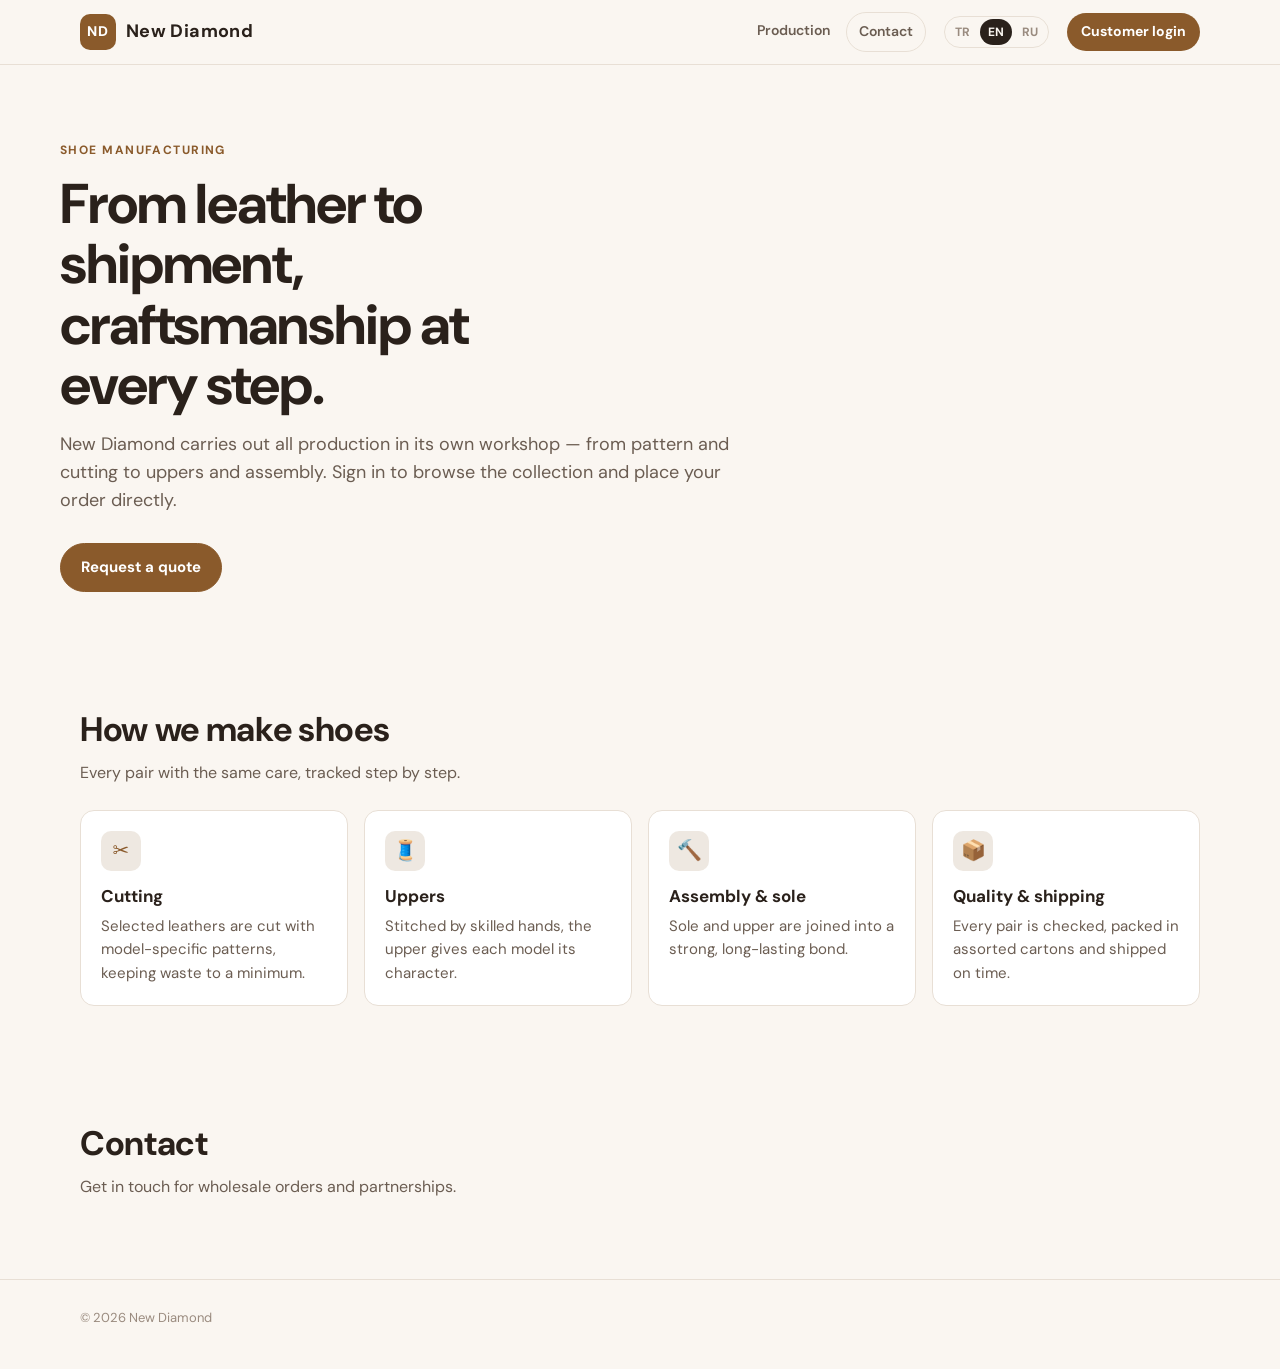
<file: index.html>
<!doctype html>
<html lang="tr">
<head>
  <meta charset="utf-8" />
  <meta name="viewport" content="width=device-width, initial-scale=1" />
  <title>New Diamond — Ayakkabı Üretimi</title>
  <meta name="description" content="New Diamond: ayakkabı tasarımı ve üretimi. Modelden kesime, sayadan montaja kendi atölyemizde üretim; toptan sipariş ve bayilik." />
  <!-- GOOGLE VE PAYLAŞIM (ERP v1.659.0 — "güven ve düzen"): asıl adres, WhatsApp/Facebook önizlemesi, işletme bilgisi. -->
  <link rel="canonical" href="https://newdiamond.com.tr/" />
  <link rel="icon" href="ikon.png" />
  <link rel="alternate" hreflang="tr" href="https://newdiamond.com.tr/?dil=tr" />
  <link rel="alternate" hreflang="en" href="https://newdiamond.com.tr/?dil=en" />
  <link rel="alternate" hreflang="ru" href="https://newdiamond.com.tr/?dil=ru" />
  <meta property="og:type" content="website" />
  <meta property="og:site_name" content="New Diamond" />
  <meta property="og:title" content="New Diamond — Ayakkabı Üretimi" />
  <meta property="og:description" content="Kendi atölyemizde ayakkabı üretimi. Toptan sipariş ve bayilik için bize ulaşın." />
  <meta property="og:url" content="https://newdiamond.com.tr/" />
  <meta property="og:image" content="https://newdiamond.com.tr/paylasim.png" />
  <meta property="og:image:width" content="1200" />
  <meta property="og:image:height" content="630" />
  <meta name="twitter:card" content="summary_large_image" />
  <script type="application/ld+json">
  {"@context": "https://schema.org", "@type": "Organization", "name": "New Diamond", "url": "https://newdiamond.com.tr/",
   "logo": "https://newdiamond.com.tr/ikon.png", "description": "Ayakkabı tasarımı ve üretimi, toptan satış."}
  </script>
  <link rel="preconnect" href="https://fonts.googleapis.com" />
  <link href="https://fonts.googleapis.com/css2?family=DM+Sans:wght@400;600;700;800&display=swap" rel="stylesheet" />
  <link rel="stylesheet" href="site.css?v=1666" />
</head>
<body>
  <header class="ust">
    <div class="kap">
      <a class="marka" href="#"><span class="marka-isaret" data-logo>ND</span><span data-yazi="marka">New Diamond</span></a>
      <nav class="menu">
                <a href="#uretim" data-uretim-menu data-t="menuUretim">Üretim</a>
        <a href="#iletisim" class="dugme" data-t="menuIletisim">İletişim</a>
      </nav>
      <div class="dil-secici" data-dil-secici aria-label="Dil / Language"></div>
      <a href="musteri.html" class="ust-giris" data-t="menuGiris">Müşteri girişi</a>
    </div>
  </header>

  <main>
    <div class="kap giris" data-blok="karsilama">
      <span class="ust-etiket" data-yazi="ustEtiket">Ayakkabı üretimi</span>
      <h1 data-yazi="baslik">Deriden sevkiyata, her adımda ustalık.</h1>
      <p data-yazi="aciklama">New Diamond; modelden kesime, sayadan montaja kadar bütün üretimi kendi atölyesinde yapar. Müşteri kodunuzla koleksiyonu inceleyin ve siparişinizi doğrudan verin.</p>
      <div class="dugmeler">
        <a class="btn dolu" href="#iletisim" data-yazi="dugme2">Teklif isteyin</a>
      </div>
    </div>

    <section id="vitrin" data-blok="vitrin" hidden>
      <div class="kap">
        <div class="bolum-bas">
          <div>
            <h2 data-yazi="vitrinBaslik">Koleksiyondan</h2>
            <p data-yazi="vitrinAlt">Modellerimizden bir seçki. Fiyat ve sipariş için müşteri girişi yapın.</p>
          </div>
        </div>
        <div class="galeri" data-galeri></div>
        <div class="izgara" data-vitrin></div>
      </div>
    </section>

    <section id="uretim" data-blok="uretim">
      <div class="kap">
        <div class="bolum-bas"><div><h2 data-yazi="uretimBaslik">Nasıl üretiyoruz</h2><p data-yazi="uretimAlt">Her çift aynı titizlikle, aşama aşama izlenerek.</p></div></div>
        <div class="kartlar" data-uretim-kartlari>
          <div class="kart"><div class="ikon">✂</div><h3>Kesim</h3><p>Seçilmiş deriler, modele özel kalıplarla kesilir; fire en aza indirilir.</p></div>
          <div class="kart"><div class="ikon">🧵</div><h3>Saya</h3><p>Usta ellerde dikilen saya, modelin karakterini belirler.</p></div>
          <div class="kart"><div class="ikon">🔨</div><h3>Montaj ve taban</h3><p>Taban ve saya sağlam, uzun ömürlü bir birleşimle buluşur.</p></div>
          <div class="kart"><div class="ikon">📦</div><h3>Kalite ve sevkiyat</h3><p>Her çift kontrol edilir, asorti kolilere yerleştirilip zamanında sevk edilir.</p></div>
        </div>
      </div>
    </section>

    <section id="iletisim" data-blok="iletisim">
      <div class="kap">
        <div class="bolum-bas"><div><h2 data-yazi="iletisimBaslik">İletişim</h2><p data-yazi="iletisimAlt">Toptan sipariş ve iş birliği için bize ulaşın.</p></div></div>
        <div class="iletisim">
          <div class="kartlar" style="grid-template-columns:1fr">
            <div class="kart" data-site-kart><h3 data-t="telefon">Telefon</h3><p><a data-site="telefon" href="#"></a></p></div>
            <div class="kart" data-site-kart><h3 data-t="eposta">E-posta</h3><p><a data-site="eposta" href="#"></a></p></div>
            <div class="kart" data-site-kart><h3 data-t="adres">Adres</h3><p data-site="adres"></p></div>
            <div class="kart" data-site-kart><h3>Instagram</h3><p><a data-site-href="instagram" href="#" data-t="profilimiz">Profilimiz</a></p></div>
          </div>
          <div data-site-kart><iframe class="harita" data-harita data-t-title="konum" title="Konum" loading="lazy" referrerpolicy="no-referrer-when-downgrade"></iframe></div>
        </div>
      </div>
    </section>
  </main>

  <footer><div class="kap"><span>© <span data-yil></span> <span data-yazi="marka">New Diamond</span></span><span data-yazi="altYazi"></span></div></footer>
  <a class="wa" data-whatsapp href="#" target="_blank" rel="noopener">WhatsApp</a>

  <script src="dil.js?v=1666"></script>
  <script src="ayarlar.js?v=1666"></script>
  <script src="site.js?v=1666"></script>
</body>
</html>
</file>
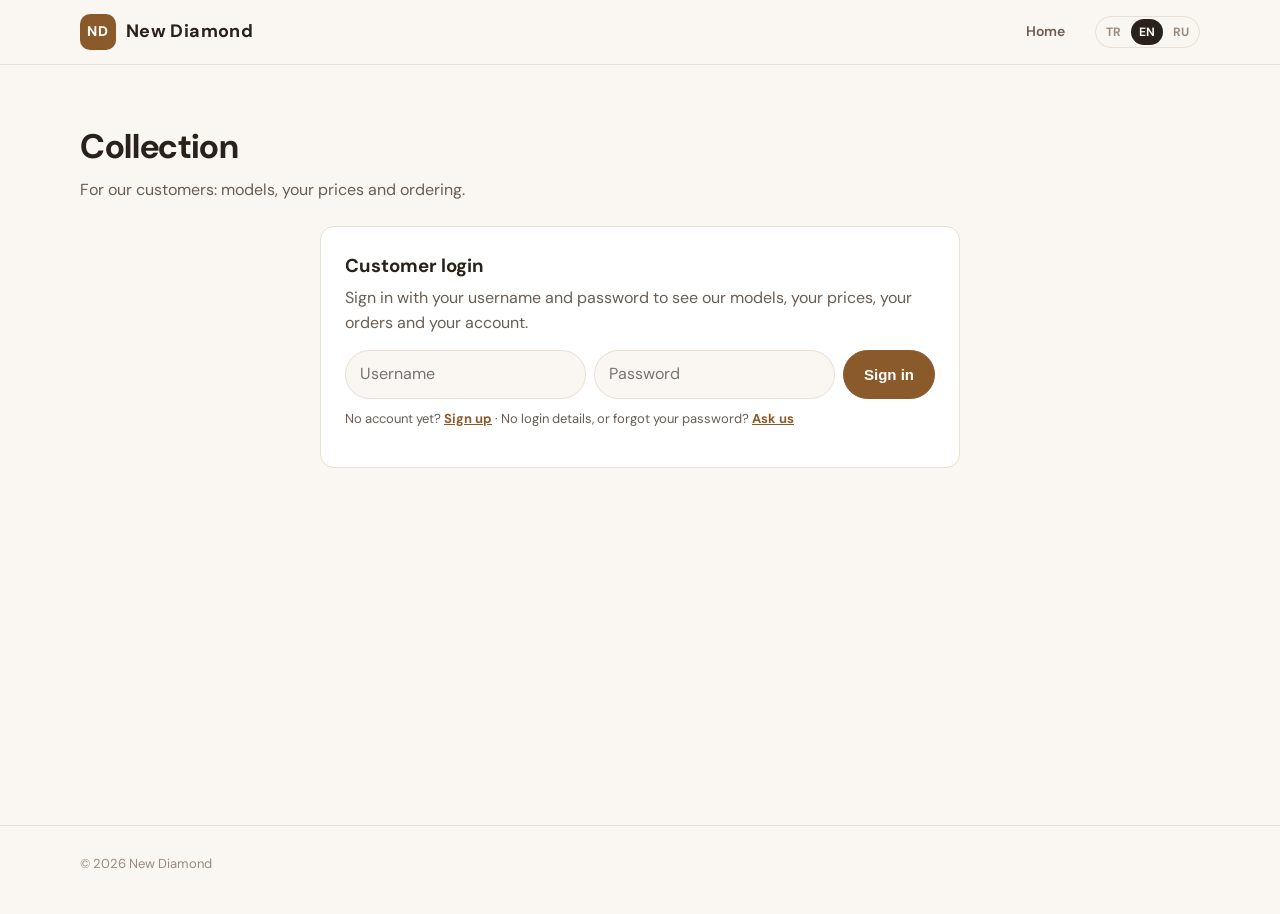
<file: musteri.html>
<!doctype html>
<html lang="tr">
<head>
  <meta charset="utf-8" />
  <meta name="viewport" content="width=device-width, initial-scale=1" />
  <title>Müşteri girişi — New Diamond</title>
  <meta name="description" content="New Diamond müşteri girişi." />
  <!-- Müşteri sayfası arama motorunda listelenmez (içerik girişe bağlı). -->
  <meta name="robots" content="noindex" />
  <link rel="icon" href="ikon.png" />
  <link rel="preconnect" href="https://fonts.googleapis.com" />
  <link href="https://fonts.googleapis.com/css2?family=DM+Sans:wght@400;600;700;800&display=swap" rel="stylesheet" />
  <link rel="stylesheet" href="site.css?v=1666" />
</head>
<body>
  <header class="ust">
    <div class="kap">
      <a class="marka" href="./"><span class="marka-isaret" data-logo>ND</span><span data-yazi="marka">New Diamond</span></a>
      <nav class="menu">
        <a href="./" data-t="menuAnasayfa">Ana sayfa</a>
      </nav>
      <div class="dil-secici" data-dil-secici aria-label="Dil / Language"></div>
      
    </div>
  </header>

  <main class="musteri-sayfa">
    <section id="koleksiyon">
      <div class="kap">
        <div class="bolum-bas">
          <div>
            <h2 data-yazi="koleksiyonBaslik">Koleksiyon</h2>
            <p data-yazi="koleksiyonAlt">Müşterilerimize özel: modeller, size özel fiyatlar ve sipariş.</p>
          </div>
        </div>
        <div data-portal></div>
      </div>
    </section>

  </main>

  <footer><div class="kap"><span>© <span data-yil></span> <span data-yazi="marka">New Diamond</span></span><span data-yazi="altYazi"></span></div></footer>
  <a class="wa" data-whatsapp href="#" target="_blank" rel="noopener">WhatsApp</a>

  <script src="dil.js?v=1666"></script>
  <script src="ayarlar.js?v=1666"></script>
  <script src="site.js?v=1666"></script>
</body>
</html>
</file>
<file: site.css>
/* NEW DIAMOND — web sitesi (newdiamond.com.tr). Tek stil dosyası; derleme yok. Renkler ERP'nin deri/kahve diline yakın. */
:root {
  --zemin: #FAF6F1;
  --kart: #FFFFFF;
  --yazi: #2A211B;
  --yazi-2: #6B5D52;
  --yazi-3: #9A8B7F;
  --vurgu: #8A5A2B;
  --vurgu-koyu: #5E3B19;
  --cizgi: #E8DFD5;
  --koyu: #1F1814;
  --r: 14px;
}
/* Tema ERP'den seçilebilir (v1.647.0): "otomatik" cihaza uyar; "acik"/"koyu" data-tema ile zorlanır. */
:root[data-tema="koyu"] {
  --zemin: #171210; --kart: #221B17; --yazi: #F3EBE3; --yazi-2: #C9BBAE; --yazi-3: #9A8B7F;
  --vurgu: #D49A5E; --vurgu-koyu: #E8B47E; --cizgi: #3A2F28; --koyu: #0E0B09;
}
@media (prefers-color-scheme: dark) {
  :root:not([data-tema="acik"]) {
    --zemin: #171210; --kart: #221B17; --yazi: #F3EBE3; --yazi-2: #C9BBAE; --yazi-3: #9A8B7F;
    --vurgu: #D49A5E; --vurgu-koyu: #E8B47E; --cizgi: #3A2F28; --koyu: #0E0B09;
  }
}
* { box-sizing: border-box; }
html { scroll-behavior: smooth; }
body {
  margin: 0; background: var(--zemin); color: var(--yazi);
  font-family: "DM Sans", system-ui, -apple-system, "Segoe UI", sans-serif; line-height: 1.55;
}
a { color: inherit; }
img { max-width: 100%; display: block; }
.kap { max-width: 1160px; margin: 0 auto; padding: 0 20px; }

/* Üst menü */
.ust { position: sticky; top: 0; z-index: 10; background: color-mix(in srgb, var(--zemin) 88%, transparent); backdrop-filter: blur(10px); border-bottom: 1px solid var(--cizgi); }
.ust .kap { display: flex; align-items: center; gap: 18px; height: 64px; }
.marka { display: flex; align-items: center; gap: 10px; text-decoration: none; font-weight: 700; letter-spacing: .02em; font-size: 18px; }
.marka-isaret { width: 36px; height: 36px; border-radius: 10px; background: var(--vurgu); color: #fff; display: grid; place-items: center; font-size: 14px; font-weight: 800; letter-spacing: .04em; }
.menu { margin-left: auto; display: flex; gap: 4px; flex-wrap: wrap; }
.menu a { text-decoration: none; padding: 8px 12px; border-radius: 999px; font-size: 14px; font-weight: 600; color: var(--yazi-2); }
.menu a:hover, .menu a.etkin { background: var(--kart); color: var(--yazi); }
.menu a.dugme { background: var(--vurgu); color: #fff; }
@media (max-width: 640px) { .menu a:not(.dugme) { display: none; } }

/* Karşılama */
.giris { padding: 72px 0 56px; }
.giris h1 { font-size: clamp(32px, 6vw, 56px); line-height: 1.08; margin: 0 0 16px; letter-spacing: -0.02em; max-width: 14ch; }
.giris p { font-size: 18px; color: var(--yazi-2); max-width: 56ch; margin: 0 0 28px; }
.ust-etiket { display: inline-block; font-size: 12px; font-weight: 700; letter-spacing: .12em; text-transform: uppercase; color: var(--vurgu); margin-bottom: 14px; }
.dugmeler { display: flex; gap: 10px; flex-wrap: wrap; }
.btn { display: inline-flex; align-items: center; gap: 8px; padding: 12px 20px; border-radius: 999px; font-weight: 700; font-size: 15px; text-decoration: none; border: 1.5px solid var(--vurgu); }
.btn.dolu { background: var(--vurgu); color: #fff; }
.btn.bos { color: var(--vurgu); }

/* Bölümler */
section { padding: 56px 0; }
.bolum-bas { display: flex; align-items: end; justify-content: space-between; gap: 16px; flex-wrap: wrap; margin-bottom: 24px; }
.bolum-bas h2 { font-size: clamp(24px, 4vw, 34px); margin: 0; letter-spacing: -0.01em; }
.bolum-bas p { margin: 4px 0 0; color: var(--yazi-2); }

/* Koleksiyon */
.suzgec { display: flex; gap: 6px; flex-wrap: wrap; }
.suzgec button { border: 1px solid var(--cizgi); background: var(--kart); color: var(--yazi-2); padding: 7px 14px; border-radius: 999px; font: inherit; font-size: 13px; font-weight: 600; cursor: pointer; }
.suzgec button.etkin { background: var(--yazi); color: var(--zemin); border-color: var(--yazi); }
.izgara { display: grid; grid-template-columns: repeat(auto-fill, minmax(230px, 1fr)); gap: 16px; }
.urun { background: var(--kart); border: 1px solid var(--cizgi); border-radius: var(--r); overflow: hidden; display: flex; flex-direction: column; }
.urun-resim { aspect-ratio: 4 / 3; background: #F1EAE2; display: grid; place-items: center; overflow: hidden; }
.urun-resim img { width: 100%; height: 100%; object-fit: cover; transition: opacity .2s; }
.urun-resim .yok { color: var(--yazi-3); font-size: 13px; }
.urun-govde { padding: 12px 14px 14px; display: grid; gap: 6px; }
.urun-ad { font-weight: 700; font-size: 16px; }
.urun-alt { font-size: 12px; color: var(--yazi-3); }
.renkler { display: flex; gap: 6px; flex-wrap: wrap; }
.renk { border: 1px solid var(--cizgi); background: transparent; color: var(--yazi-2); font: inherit; font-size: 12px; padding: 3px 9px; border-radius: 999px; cursor: pointer; }
.renk.etkin { border-color: var(--vurgu); color: var(--vurgu); font-weight: 700; }
.bilgi { padding: 28px; text-align: center; color: var(--yazi-2); background: var(--kart); border: 1px dashed var(--cizgi); border-radius: var(--r); }

/* Özellik kartları */
.kartlar { display: grid; grid-template-columns: repeat(auto-fit, minmax(240px, 1fr)); gap: 16px; }
.kart { background: var(--kart); border: 1px solid var(--cizgi); border-radius: var(--r); padding: 20px; }
.kart h3 { margin: 0 0 6px; font-size: 17px; }
.kart p { margin: 0; color: var(--yazi-2); font-size: 15px; }
.kart .ikon { width: 40px; height: 40px; border-radius: 10px; background: color-mix(in srgb, var(--vurgu) 14%, transparent); color: var(--vurgu); display: grid; place-items: center; margin-bottom: 12px; font-size: 20px; }

/* İletişim */
.iletisim { display: grid; grid-template-columns: 1fr 1fr; gap: 16px; }
@media (max-width: 760px) { .iletisim { grid-template-columns: 1fr; } }
.iletisim .kart a { font-weight: 700; color: var(--vurgu); text-decoration: none; }
.harita { border: 0; width: 100%; min-height: 280px; border-radius: var(--r); }

footer { border-top: 1px solid var(--cizgi); padding: 28px 0 40px; color: var(--yazi-3); font-size: 13px; }
footer .kap { display: flex; justify-content: space-between; gap: 12px; flex-wrap: wrap; }

/* WhatsApp düğmesi */
.wa { position: fixed; right: 18px; bottom: 18px; z-index: 20; background: #1F9D55; color: #fff; text-decoration: none; font-weight: 700; padding: 12px 16px; border-radius: 999px; box-shadow: 0 10px 24px rgba(0,0,0,.18); }

/* Müşteri portalı */
.portal-giris { max-width: 520px; background: var(--kart); border: 1px solid var(--cizgi); border-radius: var(--r); padding: 24px; }
.portal-giris h3 { margin: 0 0 6px; }
.portal-giris p { margin: 0 0 14px; color: var(--yazi-2); }
.kod-satir { display: flex; gap: 8px; margin-bottom: 10px; }
.kod-giris { flex: 1; min-width: 0; font: inherit; font-size: 17px; letter-spacing: .12em; text-transform: uppercase; padding: 11px 14px; border: 1.5px solid var(--cizgi); border-radius: 999px; background: var(--zemin); color: var(--yazi); }
.kod-giris:focus { outline: none; border-color: var(--vurgu); }
.hata { color: #B3261E !important; font-weight: 600; }
.tamam { color: #1F7A3E; font-weight: 600; background: color-mix(in srgb, #1F7A3E 10%, transparent); padding: 10px 12px; border-radius: 10px; }
.kucuk { font-size: 13px; color: var(--yazi-3); }
.portal-giris .kucuk a, .bag { color: var(--vurgu); font-weight: 700; }
.bag { background: none; border: 0; font: inherit; font-size: 14px; cursor: pointer; padding: 4px 6px; }
.portal-ust { display: flex; justify-content: space-between; align-items: center; gap: 12px; margin-bottom: 12px; color: var(--yazi-2); }
.portal-ust + .suzgec { margin-bottom: 16px; }
.portal-govde { display: grid; grid-template-columns: 1fr 320px; gap: 20px; align-items: start; }
@media (max-width: 900px) { .portal-govde { grid-template-columns: 1fr; } }
.fiyat { font-weight: 800; font-size: 18px; color: var(--vurgu-koyu); }
.fiyat span { font-weight: 500; font-size: 13px; color: var(--yazi-3); }
.siparis-giris { border-top: 1px solid var(--cizgi); margin-top: 6px; padding-top: 10px; display: grid; gap: 8px; }
.kip { display: flex; gap: 4px; }
.kip button { flex: 1; border: 1px solid var(--cizgi); background: transparent; color: var(--yazi-2); font: inherit; font-size: 12px; font-weight: 600; padding: 5px; border-radius: 8px; cursor: pointer; }
.kip button.etkin { background: var(--yazi); color: var(--zemin); border-color: var(--yazi); }
.siparis-giris .satir { display: flex; gap: 6px; align-items: center; }
.siparis-giris select { flex: 1; min-width: 0; font: inherit; font-size: 13px; padding: 7px; border: 1px solid var(--cizgi); border-radius: 8px; background: var(--zemin); color: var(--yazi); }
.adet { width: 64px; font: inherit; font-size: 14px; padding: 6px 8px; border: 1px solid var(--cizgi); border-radius: 8px; background: var(--zemin); color: var(--yazi); }
.bedenler { display: grid; grid-template-columns: repeat(auto-fill, minmax(52px, 1fr)); gap: 6px; }
.bedenler label { display: grid; gap: 2px; text-align: center; font-size: 12px; color: var(--yazi-3); }
.bedenler .adet { width: 100%; text-align: center; padding: 6px 2px; }
.kucuk-btn { padding: 8px 14px; font-size: 14px; justify-content: center; cursor: pointer; }
.sepet { position: sticky; top: 80px; background: var(--kart); border: 1px solid var(--cizgi); border-radius: var(--r); padding: 16px; display: grid; gap: 10px; }
.sepet h3 { margin: 0; }
.sepet p { margin: 0; }
.sepet-liste { display: grid; gap: 8px; max-height: 340px; overflow: auto; }
.sepet-satir { display: flex; justify-content: space-between; gap: 8px; align-items: start; font-size: 14px; border-bottom: 1px dashed var(--cizgi); padding-bottom: 8px; }
.sepet-toplam { display: flex; justify-content: space-between; font-size: 16px; }
.sepet textarea { font: inherit; font-size: 14px; padding: 8px 10px; border: 1px solid var(--cizgi); border-radius: 10px; background: var(--zemin); color: var(--yazi); resize: vertical; }
.sepet .btn { justify-content: center; cursor: pointer; }
.sepet .btn:disabled { opacity: .6; cursor: wait; }
.izgara > *, .urun-govde, .portal-govde > * { min-width: 0; }
.siparis-giris select { width: 0; }
.sepet-git { position: fixed; left: 16px; bottom: 18px; z-index: 20; background: var(--yazi); color: var(--zemin); text-decoration: none; font-weight: 700; padding: 12px 16px; border-radius: 999px; box-shadow: 0 10px 24px rgba(0,0,0,.18); }
@media (min-width: 901px) { .sepet-git { display: none; } }
.marka-isaret.resimli { background: transparent; width: auto; min-width: 36px; }
.marka-isaret img { height: 36px; width: auto; max-width: 140px; object-fit: contain; border-radius: 8px; }

/* Hesabım / Siparişlerim (v1.648.0) */
.portal-sekmeler { display: flex; gap: 4px; border-bottom: 1px solid var(--cizgi); margin-bottom: 16px; overflow-x: auto; }
.portal-sekmeler button { background: none; border: 0; border-bottom: 3px solid transparent; font: inherit; font-weight: 700; font-size: 15px; color: var(--yazi-3); padding: 10px 14px; cursor: pointer; white-space: nowrap; }
.portal-sekmeler button.etkin { color: var(--yazi); border-bottom-color: var(--vurgu); }
.hesap { display: grid; gap: 18px; }
.hesap-arac { display: flex; gap: 10px; align-items: end; flex-wrap: wrap; }
.hesap-arac label { display: grid; gap: 2px; font-size: 12px; color: var(--yazi-3); }
.hesap-arac input { font: inherit; font-size: 14px; padding: 7px 8px; border: 1px solid var(--cizgi); border-radius: 8px; background: var(--kart); color: var(--yazi); }
.hesap-blok { padding: 0; display: grid; gap: 10px; }
.hesap-blok h3 { margin: 0; }
.bakiye-satir { display: flex; gap: 10px; flex-wrap: wrap; }
.bakiye-kutu { background: var(--kart); border: 1px solid var(--cizgi); border-radius: var(--r); padding: 12px 16px; display: grid; gap: 2px; min-width: 200px; }
.bakiye-kutu span { font-size: 12px; color: var(--yazi-3); }
.bakiye-kutu b { font-size: 22px; }
.bakiye-kutu.borc b { color: #B3261E; }
.bakiye-kutu.alacak b { color: #1F7A3E; }
.tablo-kap { overflow-x: auto; border: 1px solid var(--cizgi); border-radius: var(--r); background: var(--kart); }
.ekstre { width: 100%; border-collapse: collapse; font-size: 14px; }
.ekstre th { text-align: left; font-size: 12px; color: var(--yazi-3); font-weight: 700; padding: 8px 10px; border-bottom: 1px solid var(--cizgi); white-space: nowrap; }
.ekstre td { padding: 7px 10px; border-bottom: 1px solid var(--cizgi); vertical-align: top; }
.ekstre tr:last-child td { border-bottom: 0; }
.ekstre .sayi { text-align: right; white-space: nowrap; font-variant-numeric: tabular-nums; }
.ekstre .mono { font-family: ui-monospace, monospace; font-size: 12px; white-space: nowrap; }
.ekstre tr.devir td { color: var(--yazi-3); font-style: italic; }
.ekstre tr.gecti td { color: #B3261E; }
.ekstre tfoot td { font-weight: 700; border-top: 1px solid var(--cizgi); }
.sip-kart { display: grid; gap: 8px; }
.sip-bas { display: flex; gap: 10px; align-items: center; flex-wrap: wrap; }
.rozet { font-size: 12px; font-weight: 700; padding: 3px 9px; border-radius: 999px; margin-left: auto; }
.rozet.yesil { background: color-mix(in srgb, #1F7A3E 15%, transparent); color: #1F7A3E; }
.rozet.sari { background: color-mix(in srgb, #B7791F 18%, transparent); color: #9A6412; }
.rozet.mavi { background: color-mix(in srgb, #2B6CB0 15%, transparent); color: #2B6CB0; }
.rozet.kirmizi { background: color-mix(in srgb, #B3261E 14%, transparent); color: #B3261E; }
.yazdir-baslik { display: none; }
@media print {
  .ust, .giris, #uretim, #iletisim, footer, .wa, .sepet-git, .portal-ust, .portal-sekmeler, .hesap-arac, #koleksiyon .bolum-bas { display: none !important; }
  body { background: #fff; color: #000; }
  section { padding: 0; }
  .yazdir-baslik { display: block; font-size: 14px; color: #000; }
  .tablo-kap, .bakiye-kutu { border-color: #999; background: #fff; }
}
.giris-alanlar { display: grid; grid-template-columns: 1fr 1fr auto; gap: 8px; margin-bottom: 10px; }
@media (max-width: 560px) { .giris-alanlar { grid-template-columns: 1fr; } }
.giris-kutu { min-width: 0; font: inherit; font-size: 16px; padding: 11px 14px; border: 1.5px solid var(--cizgi); border-radius: 999px; background: var(--zemin); color: var(--yazi); }
.giris-kutu:focus { outline: none; border-color: var(--vurgu); }
.portal-giris { max-width: 640px; }
/* Ürün resimleri — sepet, talepler, siparişler (v1.650.0) */
.minik { flex: none; width: 44px; height: 44px; border-radius: 8px; background: #F1EAE2; border: 1px solid var(--cizgi); overflow: hidden; display: inline-block; vertical-align: middle; }
.minik img { width: 100%; height: 100%; object-fit: cover; display: block; }
.model-hucre { display: inline-flex; align-items: center; gap: 8px; }
.talep-kalemler { display: grid; gap: 6px; }
.talep-kalem { display: flex; align-items: center; gap: 10px; font-size: 14px; }
.talep-kalem .kucuk { margin-left: auto; }
.sepet-satir { align-items: center; }
.sip-kart .ekstre td { vertical-align: middle; }
.sip-tablo { table-layout: fixed; min-width: 640px; }
.sip-tablo td, .sip-tablo th { overflow: hidden; text-overflow: ellipsis; }
.sip-tablo th.sayi { text-align: right; }
.odeme-ozet { display: grid; gap: 4px; justify-self: end; min-width: 260px; background: var(--kart); border: 1px solid var(--cizgi); border-radius: var(--r); padding: 10px 14px; }
.odeme-satir { display: flex; justify-content: space-between; gap: 16px; font-size: 14px; }
.odeme-satir.yesil b { color: #1F7A3E; }
.odeme-satir.kalin { border-top: 1px solid var(--cizgi); padding-top: 4px; font-size: 15px; }
/* Dil seçici (çoklu dil) */
.dil-secici { display: flex; gap: 2px; border: 1px solid var(--cizgi); border-radius: 999px; padding: 2px; }
.dil-secici button { border: 0; background: none; font: inherit; font-size: 12px; font-weight: 700; color: var(--yazi-3); padding: 4px 8px; border-radius: 999px; cursor: pointer; }
.dil-secici button.etkin { background: var(--yazi); color: var(--zemin); }
@media (max-width: 640px) { .ust .kap { gap: 10px; } .marka span[data-yazi] { display: none; } }
/* Beden dağılımı / asorti (Siparişlerim) */
.dagilim { display: flex; flex-wrap: wrap; gap: 3px; margin-top: 4px; }
.beden-cip { font-size: 11px; border: 1px solid var(--cizgi); border-radius: 6px; padding: 0 5px; color: var(--yazi-2); white-space: nowrap; }
.beden-cip i { font-style: normal; color: var(--yazi-3); margin-right: 3px; }
.asorti-rozet { font-size: 11px; font-weight: 700; color: var(--vurgu); margin-right: 4px; white-space: nowrap; }
.sip-tablo td { white-space: normal; }
.sip-tablo .model-hucre { align-items: flex-start; }
.sip-tablo th { white-space: normal; overflow: visible; }
/* Fiyatsız model + ödeme şekli (v1.652) */
.fiyat.onayda { font-size: 14px; font-weight: 700; color: #9A6412; }
.kucuk.uyari { color: #9A6412; }
.odeme-satiri { display: grid; gap: 4px; font-size: 13px; font-weight: 600; }
.odeme-sec { font: inherit; font-size: 14px; padding: 8px 10px; border: 1px solid var(--cizgi); border-radius: 10px; background: var(--zemin); color: var(--yazi); }
.vade-kutu { display: flex; align-items: center; gap: 8px; }
.vade-kutu[hidden] { display: none; }
/* Resim büyütme */
.urun-resim img, .minik img { cursor: zoom-in; }
.resim-buyuk { position: fixed; inset: 0; z-index: 100; background: rgba(0,0,0,.82); display: grid; place-items: center; padding: 24px; }
.resim-buyuk img { max-width: min(1100px, 100%); max-height: calc(100vh - 80px); object-fit: contain; border-radius: 10px; background: #fff; }
.resim-kapat { position: absolute; top: 14px; right: 18px; width: 40px; height: 40px; border-radius: 999px; border: 0; background: rgba(255,255,255,.9); font-size: 26px; line-height: 1; cursor: pointer; }
.resim-ad { position: absolute; bottom: 16px; left: 0; right: 0; text-align: center; color: #fff; font-weight: 700; }

/* HERKESE AÇIK VİTRİN (ERP v1.656.0): galeri resimleri + girişsiz model kartları. */
#vitrin .galeri { display: grid; grid-template-columns: repeat(auto-fill, minmax(220px, 1fr)); gap: 14px; margin-bottom: 18px; }
#vitrin .galeri:empty { display: none; }
#vitrin .galeri .urun-resim { border-radius: 12px; }
#vitrin .galeri img { cursor: zoom-in; }
#vitrin a.fiyat.onayda { text-decoration: none; display: inline-block; }

/* MÜŞTERİ GİRİŞİ SAĞ ÜSTTE (kullanıcı: "müşteri girişi sağda üstte olsun"): her ekranda görünür, telefonda da. */
.ust-giris { text-decoration: none; padding: 8px 14px; border-radius: 999px; font-size: 14px; font-weight: 700; background: var(--vurgu); color: #fff; white-space: nowrap; }
.ust-giris:hover { background: var(--vurgu-koyu, var(--vurgu)); }
.menu a.dugme { background: transparent; color: var(--yazi-2); border: 1px solid var(--cizgi); }
@media (max-width: 640px) { .ust .kap { gap: 8px; } .ust-giris { padding: 7px 10px; font-size: 13px; } }
@media (max-width: 640px) { .menu { display: none; } .ust .kap { justify-content: space-between; } .dil-secici { margin-left: auto; } }
@media (max-width: 420px) { .marka > span:not(.marka-isaret) { display: none; } }

/* KAYIT OL (ERP v1.657.0) */
.kayit-formu { max-width: 720px; }
.kayit-izgara { display: grid; grid-template-columns: 1fr 1fr; gap: 10px; margin-bottom: 10px; }
.kayit-alan { display: grid; gap: 4px; font-size: 13px; color: var(--yazi-2); }
.kayit-alan.genis { grid-column: 1 / -1; }
.kayit-alan textarea { resize: vertical; font: inherit; border-radius: 12px; }
.kayit-alt { display: flex; gap: 14px; align-items: center; flex-wrap: wrap; }
.kayit-alt a { color: var(--vurgu); font-weight: 700; }
@media (max-width: 560px) { .kayit-izgara { grid-template-columns: 1fr; } }

/* Müşteri sayfası (musteri.html): giriş kutusu ortada, sayfa boş görünmesin. */
.musteri-sayfa { min-height: calc(100vh - 140px); }
.musteri-sayfa .portal-giris { margin: 0 auto; }

/* ERP v1.658.0: arama, stok durumu, talep red sebebi */
.arama-kutu { flex: 1 1 220px; min-width: 0; max-width: 340px; padding: 7px 14px; }
.stok-durum { font-size: 12px; font-weight: 700; margin: 6px 0 2px; }
.stok-durum.stokta { color: #2E7D4F; } .stok-durum.uretimde { color: #B7791F; } .stok-durum.siparis { color: var(--yazi-3); }
.renk.d-stokta::before { content: "● "; color: #2E7D4F; } .renk.d-uretimde::before { content: "● "; color: #B7791F; }
.red-sebebi { margin: 4px 0 0; font-size: 13px; color: #A33; }
.suzgec:has(.arama-kutu) { margin-bottom: 14px; align-items: center; }

/* Beden matrisi (Siparişlerim): üstte bedenler, altta adetler. */
.beden-matris { border-collapse: collapse; margin-top: 6px; font-size: 12px; }
.beden-matris th, .beden-matris td { border: 1px solid var(--cizgi); padding: 2px 8px; text-align: center; min-width: 30px; }
.beden-matris th { background: var(--kart); color: var(--yazi-3); font-weight: 700; }
.beden-matris td { font-weight: 700; color: var(--yazi); }
.beden-matris .top { background: color-mix(in srgb, var(--vurgu) 10%, transparent); color: var(--vurgu); }

/* Satır durumu (ERP v1.660.0) */
.kucuk-rozet { font-size: 11px; padding: 1px 8px; display: inline-block; margin-top: 3px; }
.rozet.gri { background: color-mix(in srgb, var(--yazi-3) 15%, transparent); color: var(--yazi-2); }

/* SAYFA BLOKLARI (ERP v1.662.0) */
.blok-kap { background-size: cover; background-position: center; }
.blok-kap.blok-gizli { display: none !important; }
.blok-kap.acik-yazi, .blok-kap.acik-yazi h1, .blok-kap.acik-yazi h2, .blok-kap.acik-yazi h3, .blok-kap.acik-yazi p, .blok-kap.acik-yazi .ust-etiket { color: #fff; }
.blok-kap.resimli-arka.acik-yazi { box-shadow: inset 0 0 0 2000px rgba(0,0,0,.35); }
.banner { background-size: cover; background-position: center; display: flex; align-items: center; padding: 0; position: relative; }
.banner::before { content: ""; position: absolute; inset: 0; background: linear-gradient(90deg, rgba(0,0,0,.45), rgba(0,0,0,.1)); }
.banner-ic { position: relative; color: #fff; padding-top: 40px; padding-bottom: 40px; width: 100%; }
.banner-ic h2 { font-size: clamp(28px, 5vw, 48px); margin: 0 0 10px; color: #fff; max-width: 18ch; }
.banner-ic p { font-size: 18px; margin: 0 0 20px; max-width: 50ch; color: #fff; opacity: .92; }
.banner.hiza-orta .banner-ic { text-align: center; } .banner.hiza-orta .banner-ic h2, .banner.hiza-orta .banner-ic p { margin-left: auto; margin-right: auto; }
.banner-kucuk { min-height: 260px; } .banner-orta { min-height: 420px; } .banner-buyuk { min-height: 600px; }
@media (max-width: 640px) { .banner-orta { min-height: 320px; } .banner-buyuk { min-height: 440px; } }
.mr-ic { display: grid; grid-template-columns: 1fr 1fr; gap: 32px; align-items: center; }
.metin-resim.resim-solda .mr-resim { order: -1; }
.mr-metin h2 { margin: 0 0 12px; } .mr-metin p { color: var(--yazi-2); line-height: 1.6; }
.mr-resim { border-radius: var(--r); }
@media (max-width: 760px) { .mr-ic { grid-template-columns: 1fr; } .metin-resim.resim-solda .mr-resim { order: 0; } }
</file>
